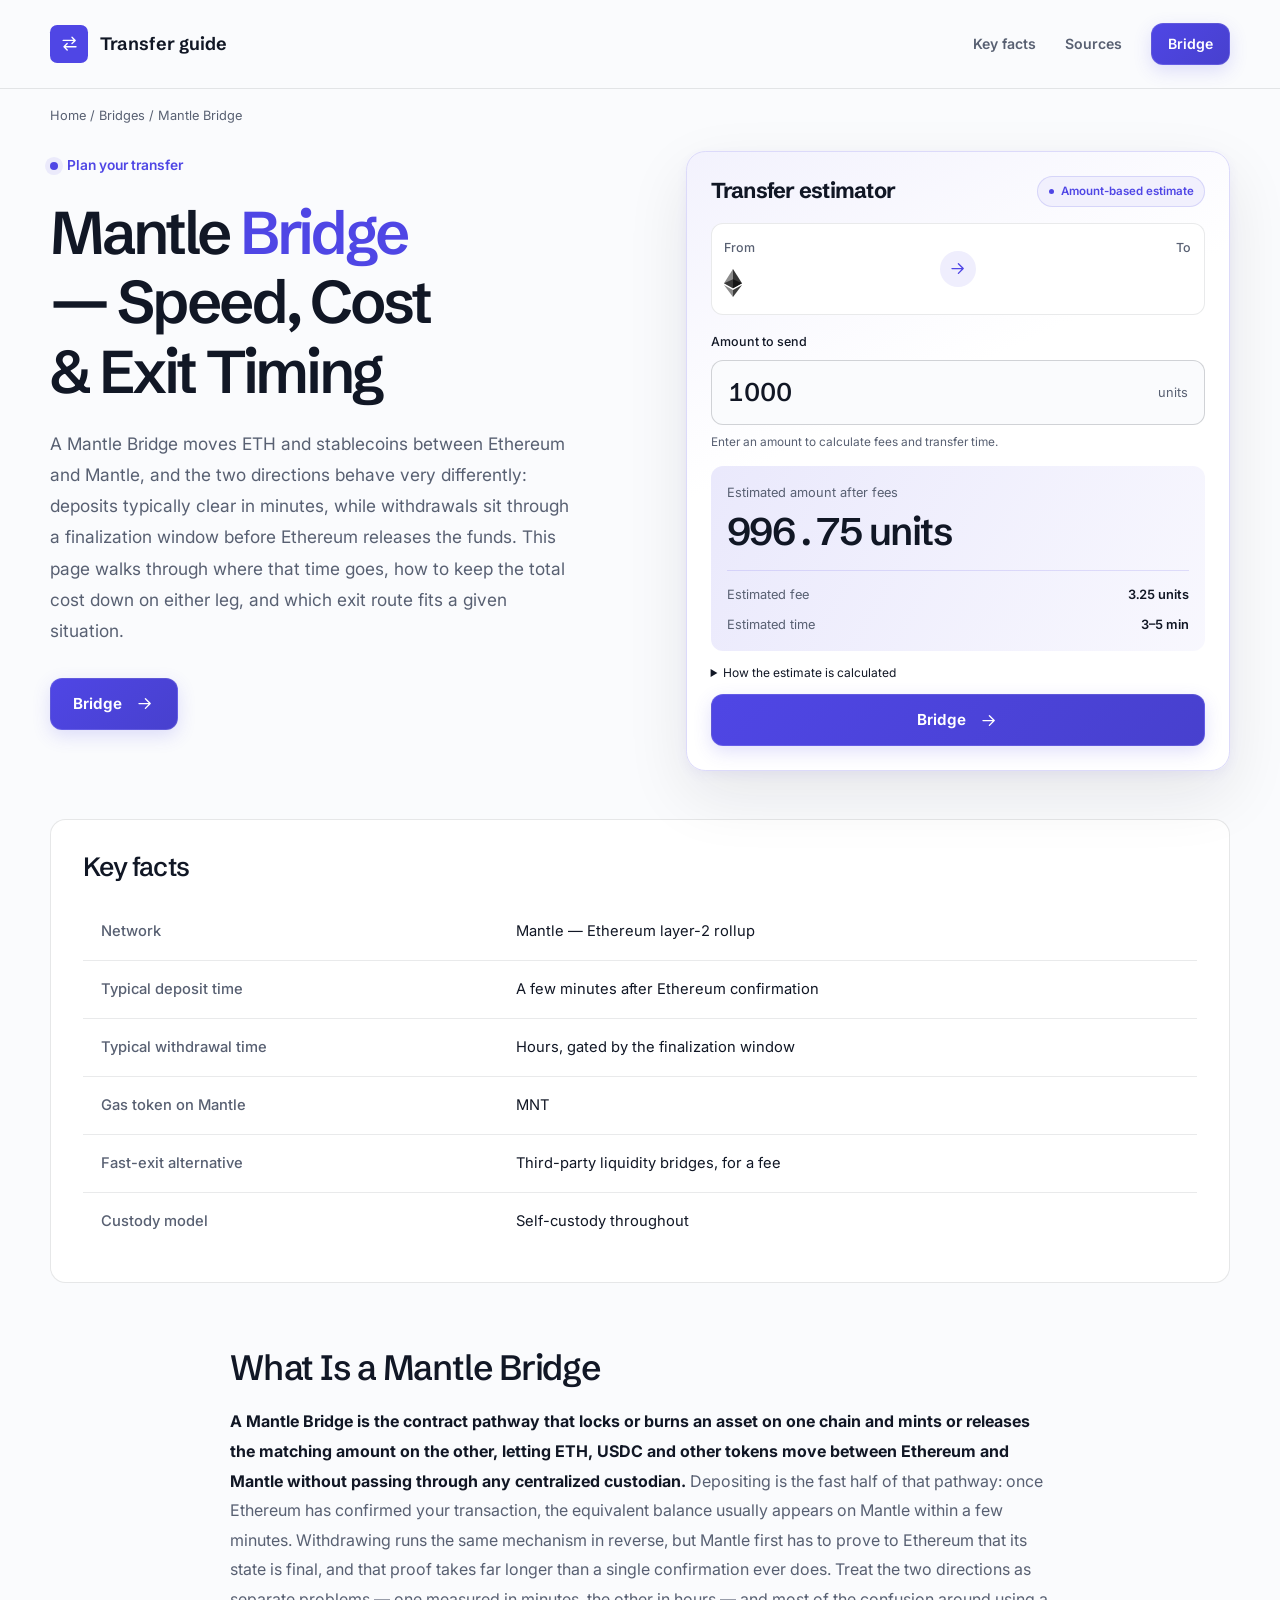
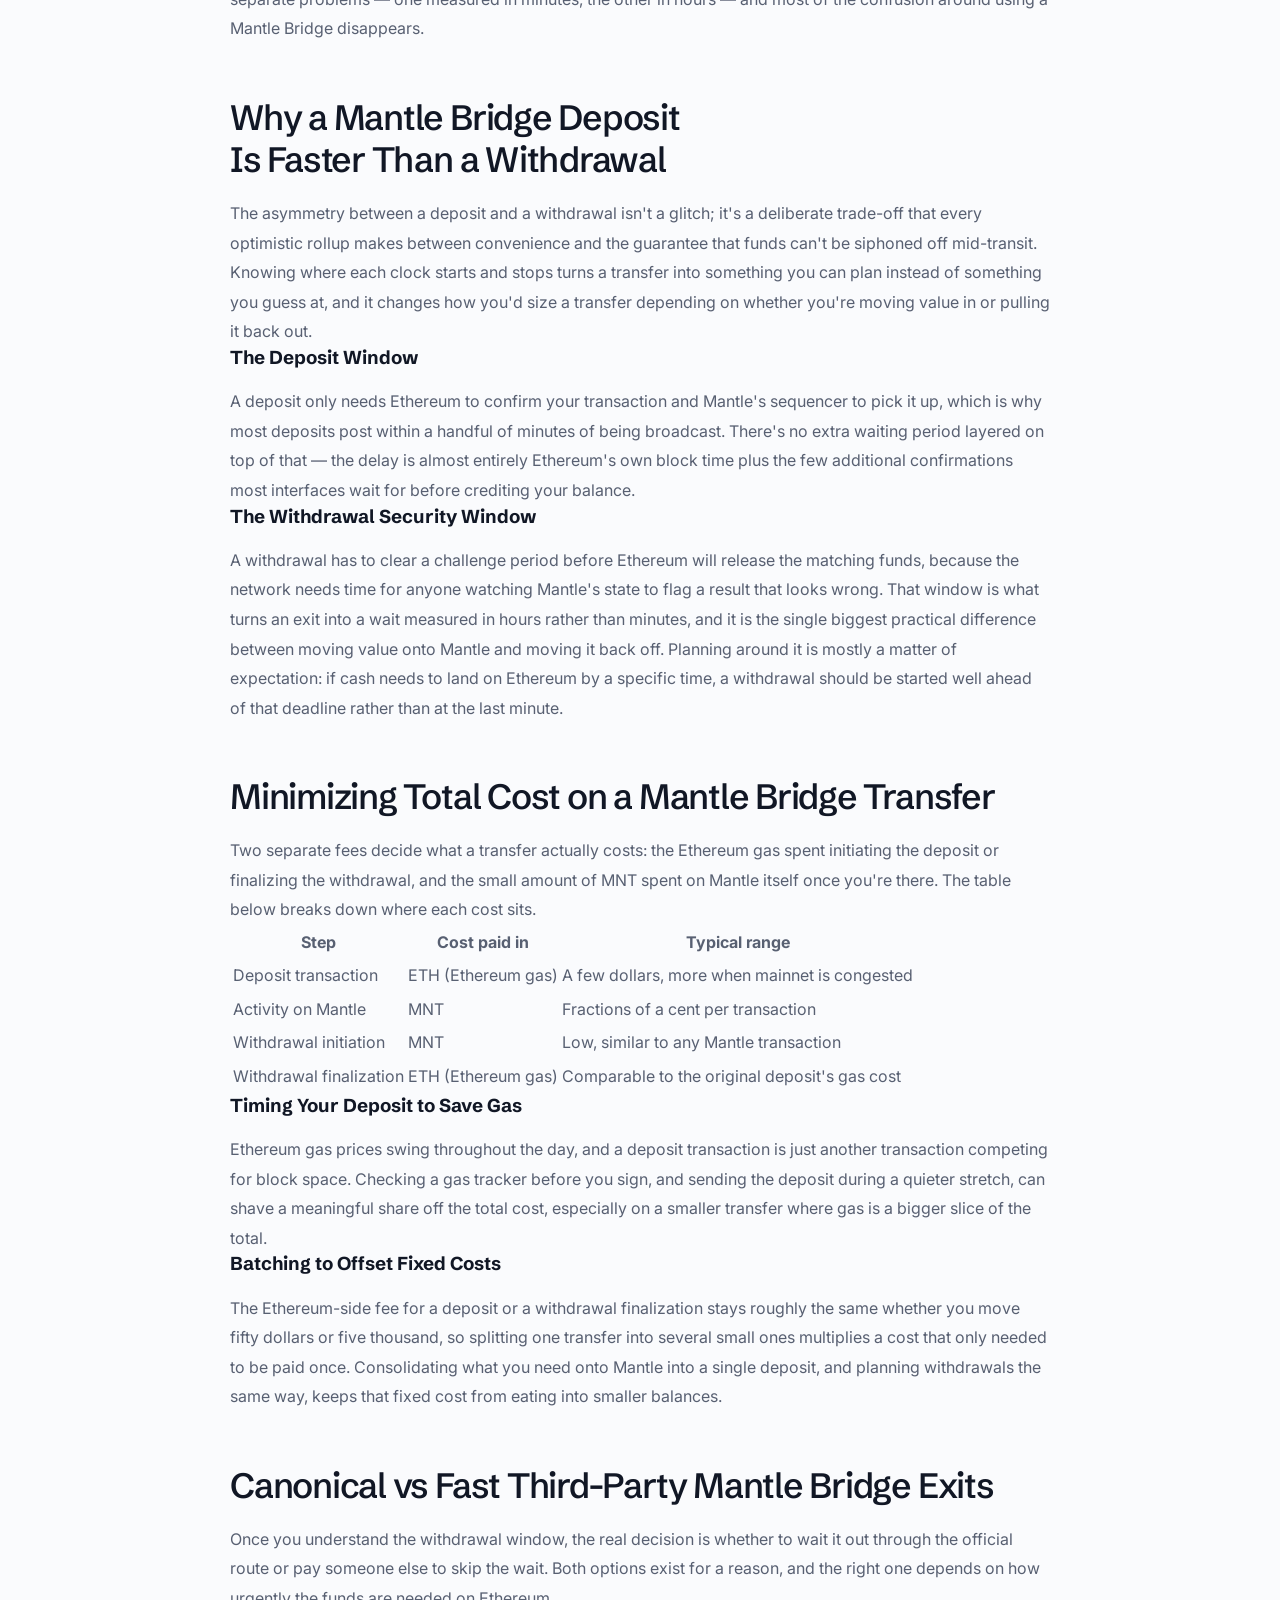
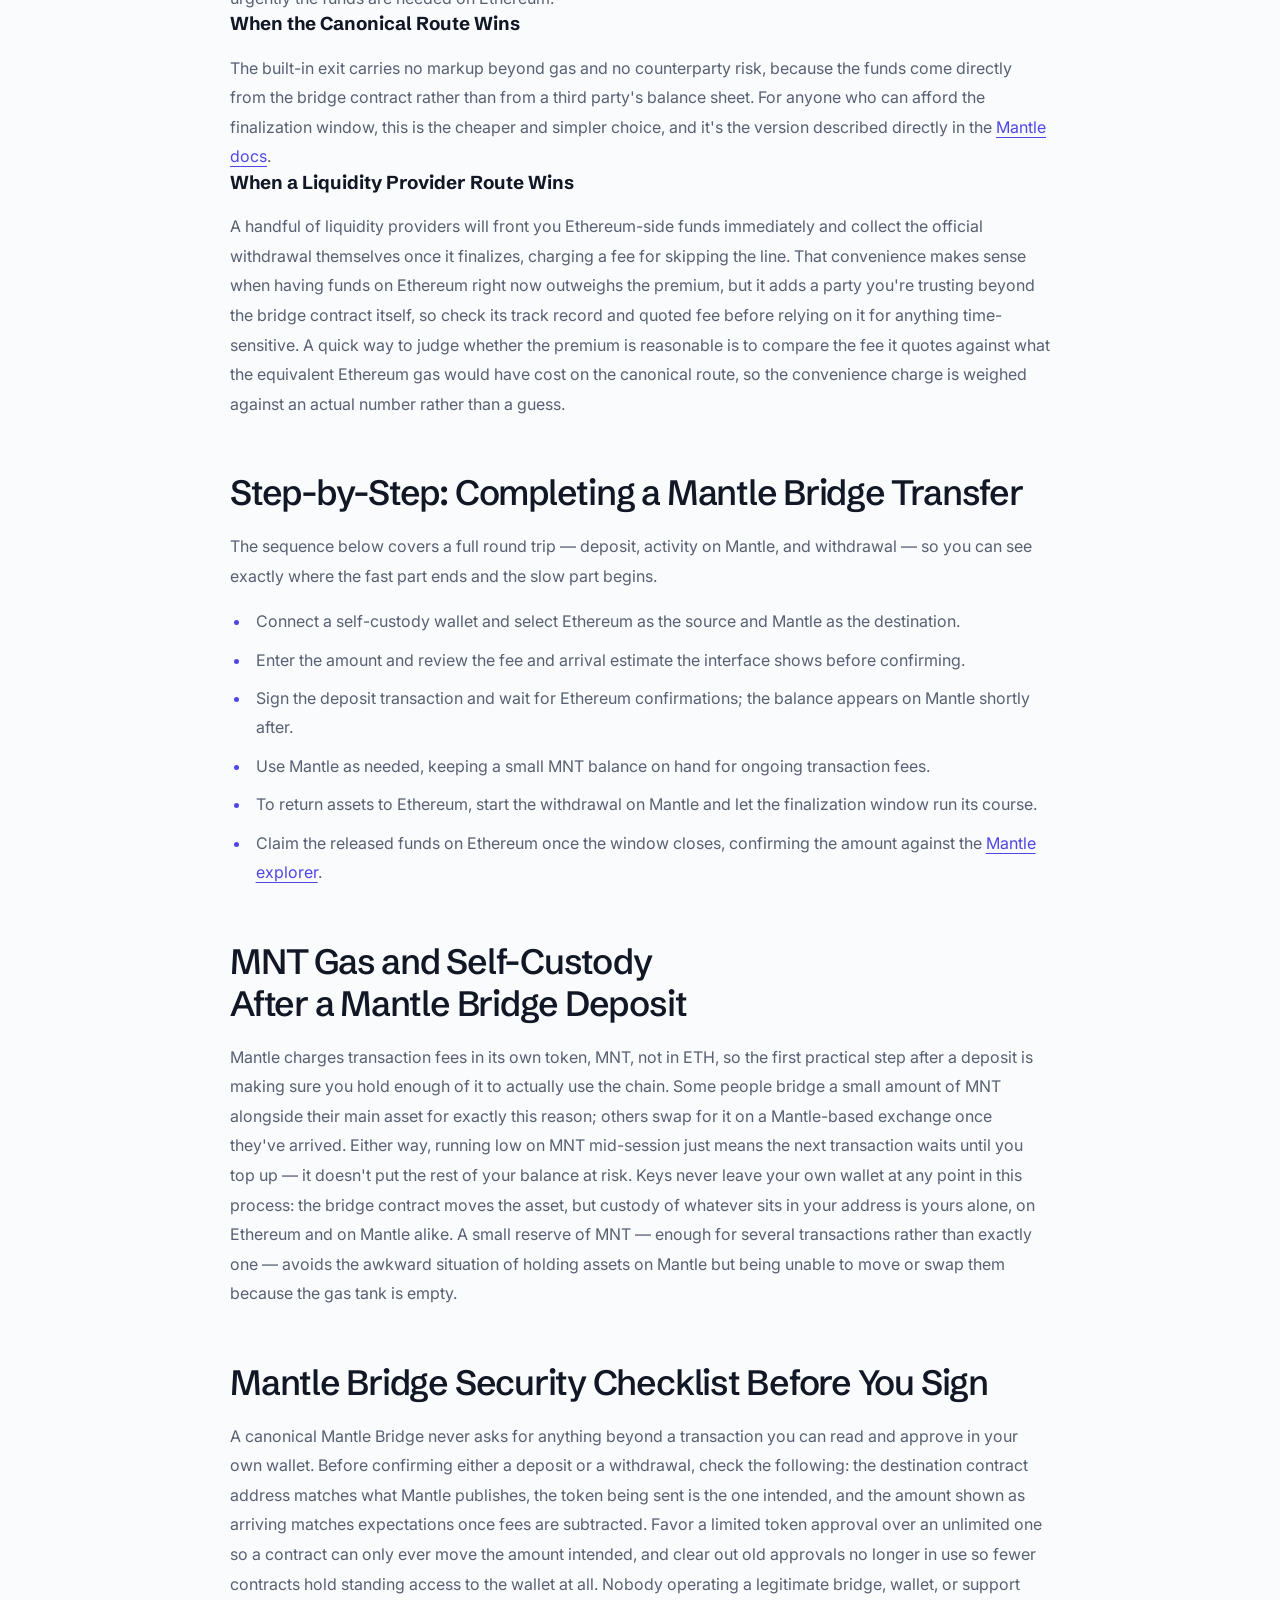
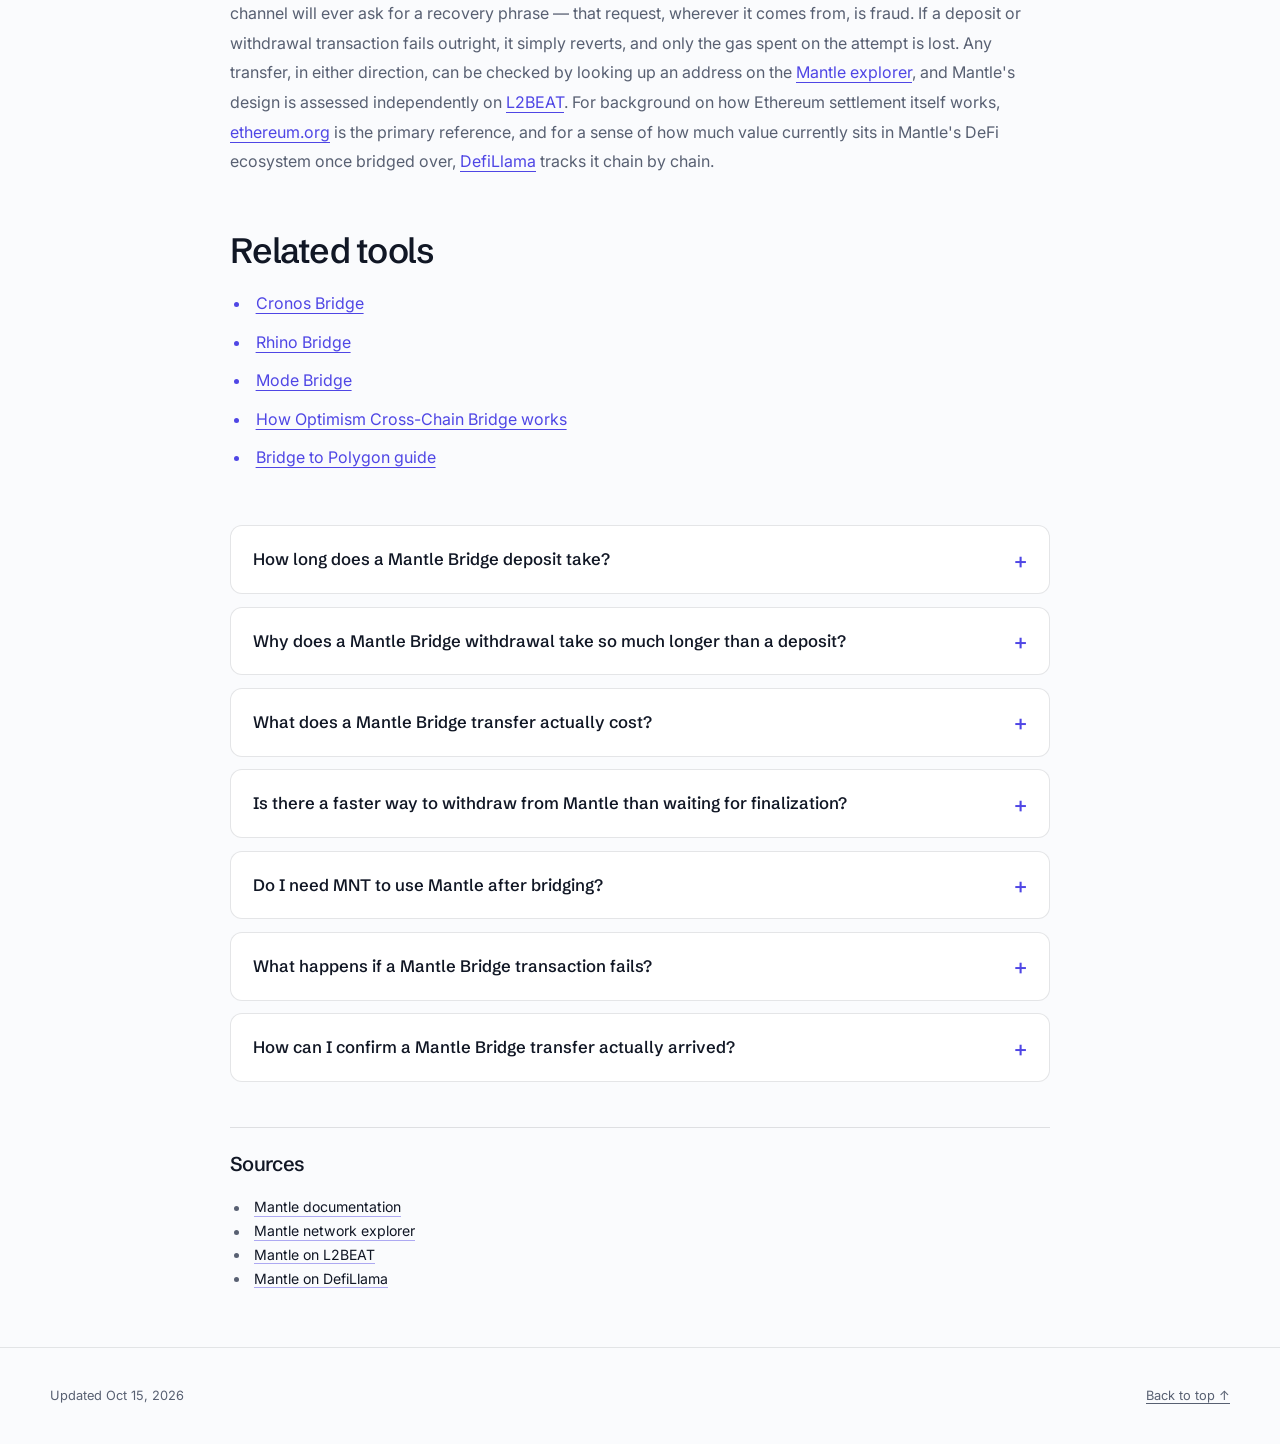
<file: index.html>
<!doctype html>
<html lang="en">
<head>
  <meta charset="utf-8">
  <meta name="viewport" content="width=device-width, initial-scale=1">
  <title>Mantle Bridge — Deposit Speed, Fees & Withdrawal Timing</title>
  <meta name="description" content="A practical look at Mantle Bridge timing and cost: how fast deposits clear, why withdrawals wait out a finalization window, how to minimize gas, and when a canonical versus fast third-party exit route makes sense.">
  <link rel="canonical" href="https://mantlebridge.github.io/">
  <meta property="og:type" content="website">
  <meta property="og:title" content="Mantle Bridge: Speed, Cost & Exit Timing">
  <meta property="og:description" content="A practical look at Mantle Bridge timing and cost: how fast deposits clear, why withdrawals wait out a finalization window, how to minimize gas, and when a canonical versus fast third-party exit route makes sense.">
  <meta property="og:url" content="https://mantlebridge.github.io/">
  <meta property="og:image" content="https://mantlebridge.github.io/og.png">
  <meta name="twitter:card" content="summary_large_image">
  <meta name="twitter:title" content="Mantle Bridge: Speed, Cost & Exit Timing">
  <meta name="twitter:description" content="A practical look at Mantle Bridge timing and cost: how fast deposits clear, why withdrawals wait out a finalization window, how to minimize gas, and when a canonical versus fast third-party exit route makes sense.">
  <meta name="twitter:image" content="https://mantlebridge.github.io/og.png">
<link rel="preconnect" href="https://fonts.googleapis.com"><link rel="preconnect" href="https://fonts.gstatic.com" crossorigin><link rel="stylesheet" href="https://fonts.googleapis.com/css2?family=Inter:wght@400;500;600;700&family=Schibsted+Grotesk:wght@500;600;700&display=swap">
<script type="application/ld+json">{"@context": "https://schema.org", "@graph": [{"@type": "WebSite", "@id": "https://mantlebridge.github.io/#website", "url": "https://mantlebridge.github.io/", "name": "Mantle Bridge — Deposit Speed, Fees & Withdrawal Timing"}, {"@type": "WebPage", "@id": "https://mantlebridge.github.io/#webpage", "url": "https://mantlebridge.github.io/", "name": "Mantle Bridge — Deposit Speed, Fees & Withdrawal Timing", "isPartOf": {"@id": "https://mantlebridge.github.io/#website"}, "description": "A practical look at Mantle Bridge timing and cost: how fast deposits clear, why withdrawals wait out a finalization window, how to minimize gas, and when a canonical versus fast third-party exit route makes sense.", "datePublished": "2026-10-15", "dateModified": "2026-10-15"}, {"@type": "SoftwareApplication", "name": "Mantle Bridge", "applicationCategory": "FinanceApplication", "operatingSystem": "Web", "offers": {"@type": "Offer", "price": "0", "priceCurrency": "USD"}}, {"@type": "BreadcrumbList", "itemListElement": [{"@type": "ListItem", "position": 1, "name": "Home", "item": "https://mantlebridge.github.io/"}, {"@type": "ListItem", "position": 2, "name": "Bridges"}, {"@type": "ListItem", "position": 3, "name": "Mantle Bridge"}]}, {"@type": "FAQPage", "mainEntity": [{"@type": "Question", "name": "How long does a Mantle Bridge deposit take?", "acceptedAnswer": {"@type": "Answer", "text": "Usually just a few minutes. Once Ethereum confirms the deposit transaction, Mantle's sequencer picks it up and the matching balance appears in the destination wallet shortly after."}}, {"@type": "Question", "name": "Why does a Mantle Bridge withdrawal take so much longer than a deposit?", "acceptedAnswer": {"@type": "Answer", "text": "A withdrawal has to clear a finalization window before Ethereum releases the funds, giving the network time to catch any dispute over Mantle's reported state. Deposits skip that step entirely, which is why the two directions feel so different."}}, {"@type": "Question", "name": "What does a Mantle Bridge transfer actually cost?", "acceptedAnswer": {"@type": "Answer", "text": "A deposit costs Ethereum gas to initiate; a withdrawal costs a small amount of MNT to start plus Ethereum gas to finalize. Activity on Mantle itself, once funds have arrived, costs only a fraction of a cent in MNT per transaction."}}, {"@type": "Question", "name": "Is there a faster way to withdraw from Mantle than waiting for finalization?", "acceptedAnswer": {"@type": "Answer", "text": "Yes. Some liquidity providers will front the Ethereum-side funds immediately and collect the official withdrawal themselves once it finalizes, charging a fee for that convenience. It's worth it when speed matters more than the premium, but it adds a party beyond the bridge contract itself."}}, {"@type": "Question", "name": "Do I need MNT to use Mantle after bridging?", "acceptedAnswer": {"@type": "Answer", "text": "Yes. Gas on Mantle is paid in MNT rather than ETH, so it's worth holding a small balance before doing anything else on the network, either by bridging a little MNT directly or swapping for it once you've arrived."}}, {"@type": "Question", "name": "What happens if a Mantle Bridge transaction fails?", "acceptedAnswer": {"@type": "Answer", "text": "A failed transaction simply reverts. The asset being moved is untouched, and the only cost is the gas already spent attempting the transaction — nothing is credited on the other side until a transfer actually goes through."}}, {"@type": "Question", "name": "How can I confirm a Mantle Bridge transfer actually arrived?", "acceptedAnswer": {"@type": "Answer", "text": "Look up the receiving address on the Mantle network explorer. It shows the exact amount credited, which is the figure to check against what the bridge interface quoted before signing."}}]}]}</script>
  <style>
    :root{--bg:#FAFBFD;--surface:#FFFFFF;--text:#111725;--muted:#586072;--accent:#4F46E5;--accent-ink:#FFFFFF;--radius:12px;--display:"Schibsted Grotesk";--body:"Inter"}
    * { box-sizing: border-box; }
    html { scroll-behavior: smooth; scroll-padding-top: 2rem; }
    body { margin: 0; background: var(--bg); color: var(--text); font: 400 1rem/1.7 var(--body); -webkit-font-smoothing: antialiased; }
    a { color: var(--accent); text-underline-offset: .22em; }
    a:hover { text-decoration-thickness: .12em; }
    :focus-visible { outline: 3px solid var(--accent); outline-offset: 5px; }
    ::selection { background: var(--accent); color: var(--accent-ink); }
    h1, h2, h3, h4, h5, h6 { font-family: var(--display); line-height: 1.15; text-wrap: balance; }
    p, h1, h2, h3 { margin-top: 0; }
    img, svg { max-width: 100%; vertical-align: middle; }
    .caac913 { width: min(1180px, calc(100% - 3rem)); margin-inline: auto; }
    .c1f41d4 { position: absolute; z-index: 5; top: .5rem; left: 1rem; padding: .7rem 1rem; background: var(--surface); transform: translateY(-180%); border-radius: var(--radius); }
    .c1f41d4:focus { transform: translateY(0); }
    .cbdb8e4 { border-bottom: 1px solid color-mix(in srgb,var(--text) 10%,transparent); }
    .cedda30 { min-height: 88px; display: flex; align-items: center; justify-content: space-between; gap: 1.5rem; }
    .c115590 { display: inline-flex; align-items: center; gap: .7rem; color: var(--text); font: 650 1.12rem/1.2 var(--display); text-decoration: none; }
    .ce25849 { display: grid; place-items: center; width: 2.4rem; height: 2.4rem; border-radius: calc(var(--radius) * .6); background: var(--accent); color: var(--accent-ink); }
    .c63408f { width: 1.2rem; height: 1.2rem; fill: none; stroke: var(--accent-ink); stroke-width: 1.7; stroke-linecap: round; stroke-linejoin: round; flex: 0 0 auto; }
    .cbfabc6 { display: flex; align-items: center; gap: 1.8rem; }
    .cbfabc6 > a { font-size: .88rem; font-weight: 600; text-decoration: none; }
    .cbfabc6 > a:not(.cbe808c) { color: var(--muted); }
    .cbe808c { display: inline-flex; align-items: center; justify-content: center; gap: .8rem; min-height: 52px; padding: .85rem 1.4rem; border: 1px solid color-mix(in srgb,var(--accent-ink) 12%,transparent); border-radius: var(--radius); background: linear-gradient(135deg,var(--accent),color-mix(in srgb,var(--accent) 88%,var(--text))); color: var(--accent-ink); font: 650 .95rem/1.3 var(--body); text-decoration: none; box-shadow: 0 6px 18px color-mix(in srgb,var(--accent) 17%,transparent); transition: transform .18s ease, box-shadow .18s ease; }
    .cbe808c:hover { transform: translateY(-2px); box-shadow: 0 9px 24px color-mix(in srgb,var(--accent) 25%,transparent); }
    .cedda30 .cbe808c { min-height: 42px; padding: .65rem 1rem; }
    .c78ce93 { padding-block: 1rem 0; color: var(--muted); font-size: .8rem; overflow-wrap: anywhere; }
    .c717050 { color: var(--muted); }
    .c717050 a, a.c717050 { color: var(--muted); text-decoration: none; }
    .c717050 a:hover, a.c717050:hover { color: var(--accent); text-decoration: underline; }
    .c717050 ol, .c717050 ul { display: flex; flex-wrap: wrap; gap: .5rem 1rem; padding: 0; margin: 0; list-style: none; }
    .ca701a6 { display: grid; grid-template-columns: minmax(0,1.05fr) minmax(0,1fr); gap: clamp(2rem,5vw,4.5rem); align-items: start; padding-block: 1.5rem 3rem; }
    .c85e058 { display: inline-flex; align-items: center; gap: .55rem; margin-bottom: 1.3rem; color: var(--accent); font-size: .86rem; font-weight: 600; }
    .c85e058::before { content: ""; width: .5rem; height: .5rem; border-radius: 50%; background: var(--accent); box-shadow: 0 0 0 5px color-mix(in srgb,var(--accent) 9%,transparent); }
    h1 { margin-bottom: 1.4rem; font-size: clamp(2.5rem,4.7vw,4.35rem); font-weight: 600; letter-spacing: -.055em; overflow-wrap: anywhere; }
    h1 em { color: var(--accent); font-style: normal; }
    .c32b1e1 { max-width: 48ch; margin-bottom: 2rem; color: var(--muted); font-size: 1.08rem; line-height: 1.8; }
    .c9680ed { position: relative; min-width: 0; padding: clamp(1.1rem,2.4vw,1.5rem); border: 1px solid color-mix(in srgb,var(--accent) 20%,var(--surface)); border-radius: calc(var(--radius) * 1.6); background: linear-gradient(155deg,color-mix(in srgb,var(--accent) 7%,var(--surface)),var(--surface) 40%); box-shadow: 0 24px 64px color-mix(in srgb,var(--text) 9%,transparent),0 4px 12px color-mix(in srgb,var(--accent) 6%,transparent); }
    .c06d56d { display: flex; flex-wrap: wrap; align-items: center; justify-content: space-between; gap: .7rem; margin-bottom: 1rem; }
    .c06d56d h2 { margin: 0; font-size: 1.35rem; letter-spacing: -.035em; }
    .c45a1e6 { display: inline-flex; align-items: center; gap: .4rem; padding: .3rem .65rem; border: 1px solid color-mix(in srgb,var(--accent) 16%,transparent); border-radius: 999px; background: color-mix(in srgb,var(--accent) 8%,var(--surface)); color: var(--accent); font-size: .72rem; font-weight: 600; }
    .c45a1e6::before { content: ""; width: .35rem; height: .35rem; border-radius: 50%; background: var(--accent); }
    .c12e927 { display: grid; grid-template-columns: minmax(0,1fr) auto minmax(0,1fr); align-items: center; gap: .8rem; padding: .8rem; margin-bottom: 1rem; border: 1px solid color-mix(in srgb,var(--text) 9%,transparent); border-radius: var(--radius); background: var(--surface); }
    .cb45f51 { min-width: 0; display: flex; flex-direction: column; align-items: flex-start; gap: .45rem; }
    .cb45f51:last-child { align-items: flex-end; }
    .c200518, .ceb2207 { color: var(--muted); font-size: .78rem; font-weight: 500; }
    .c34474e { display: flex; align-items: center; min-height: 36px; max-width: 100%; overflow-wrap: anywhere; font: 600 1rem/1.3 var(--display); }
    .c34474e img, .c34474e svg { max-height: 36px; width: auto; max-width: 100%; object-fit: contain; }
    .c84c2a9 { display: grid; place-items: center; width: 2.25rem; height: 2.25rem; border-radius: 50%; background: color-mix(in srgb,var(--accent) 9%,var(--surface)); }
    .c84c2a9 .c63408f { stroke: var(--accent); }
    .ceb2207 { display: block; margin-bottom: .5rem; color: var(--text); }
    .cc41f7c { display: flex; align-items: center; gap: .75rem; padding: .8rem 1rem; border: 1px solid color-mix(in srgb,var(--text) 18%,transparent); border-radius: var(--radius); background: var(--bg); transition: border-color .18s ease; }
    .cc41f7c:focus-within { border-color: var(--accent); box-shadow: 0 0 0 3px color-mix(in srgb,var(--accent) 12%,transparent); }
    .cc41f7c input { width: 100%; min-width: 0; padding: .2rem 0; border: 0; background: var(--bg); color: var(--text); font: 550 1.6rem/1.2 var(--display); font-variant-numeric: tabular-nums; }
    .cc41f7c input:focus { outline: 0; }
    .c24fda3 { color: var(--muted); font-size: .8rem; }
    .cdae3d8 { margin: .45rem 0 .85rem; color: var(--muted); font-size: .74rem; }
    .c4b62a6 { margin: .5rem 0; color: var(--text); font-size: .8rem; font-weight: 600; }
    [hidden] { display: none !important; }
    .ce43db1 { padding: 1rem; border-radius: var(--radius); background: linear-gradient(120deg,color-mix(in srgb,var(--accent) 12%,var(--surface)),color-mix(in srgb,var(--accent) 4%,var(--surface))); }
    .c3d4fc2 { margin-bottom: .25rem; color: var(--muted); font-size: .8rem; }
    .cf521dc { display: block; color: var(--text); font: 600 clamp(1.7rem,3vw,2.5rem)/1.3 var(--display); letter-spacing: -.04em; font-variant-numeric: tabular-nums; overflow-wrap: anywhere; }
    .cf521dc small { color: var(--muted); font: 400 .8rem/1.4 var(--body); letter-spacing: 0; }
    .ce43db1 dl { display: grid; gap: .5rem; margin: .8rem 0 0; padding-top: .8rem; border-top: 1px solid color-mix(in srgb,var(--accent) 15%,transparent); font-size: .8rem; }
    .ce43db1 dl div { display: flex; flex-wrap: wrap; justify-content: space-between; gap: .25rem 1rem; }
    .ce43db1 dt { color: var(--muted); }
    .ce43db1 dd { margin: 0; font-weight: 600; font-variant-numeric: tabular-nums; }
    .c25f042 { margin-block: .7rem; color: var(--muted); font-size: .75rem; }
    .c25f042 summary { width: fit-content; color: var(--text); cursor: pointer; }
    .c25f042 p { margin: .65rem 0 0; }
    .c9680ed > .cbe808c { width: 100%; }
    .ca8713c { padding: 2rem; border: 1px solid color-mix(in srgb,var(--text) 10%,transparent); border-radius: calc(var(--radius) * 1.3); background: var(--surface); }
    .c69986c { margin-bottom: 1.3rem; font-size: 1.65rem; font-weight: 550; letter-spacing: -.035em; }
    .cb3c0d5 { max-width: 100%; overflow-x: auto; }
    .cfddd59 { width: 100%; border-collapse: collapse; text-align: left; font-size: .92rem; }
    .cfddd59 caption { padding-bottom: 1rem; text-align: left; color: var(--muted); }
    .cfddd59 th, .cfddd59 td { padding: 1rem 1.1rem; border-bottom: 1px solid color-mix(in srgb,var(--text) 9%,transparent); vertical-align: top; overflow-wrap: anywhere; }
    .cfddd59 th { color: var(--muted); font-weight: 500; }
    .cfddd59 thead { background: color-mix(in srgb,var(--accent) 5%,var(--surface)); }
    .cfddd59 tbody tr:last-child > * { border-bottom: 0; }
    .c4139a8 { max-width: 820px; padding-block: 4rem 2rem; }
    .c2de5a8 { margin-bottom: 3.3rem; }
    .c0be5ea { margin: 0 0 1.1rem; font: 550 clamp(1.6rem,3vw,2.2rem)/1.2 var(--display); letter-spacing: -.035em; }
    .cb198ff { color: var(--muted); line-height: 1.85; overflow-wrap: anywhere; }
    .cb198ff p { margin-bottom: 1.2rem; }
    .cb198ff strong, .cb198ff h3, .cb198ff h4 { color: var(--text); }
    .cb198ff ul, .cb198ff ol { padding-left: 1.3rem; }
    .cb198ff li { padding-left: .3rem; margin-block: .55rem; }
    .cb198ff li::marker { color: var(--accent); }
    .cb198ff blockquote { margin: 1.5rem 0; padding: 1rem 1.4rem; border-left: 3px solid var(--accent); border-radius: 0 var(--radius) var(--radius) 0; background: var(--surface); color: var(--text); }
    .cb198ff img { height: auto; border-radius: var(--radius); }
    .cb198ff pre { overflow-x: auto; padding: 1rem; border-radius: var(--radius); background: var(--surface); }
    .cb198ff code, .cb198ff pre { font-family: var(--body); }
    .c49e895 { margin-block: .8rem; border: 1px solid color-mix(in srgb,var(--text) 11%,transparent); border-radius: var(--radius); background: var(--surface); overflow: hidden; }
    .c55bfb0 { position: relative; padding: 1.3rem 3.5rem 1.3rem 1.4rem; list-style: none; cursor: pointer; color: var(--text); font: 550 1.04rem/1.5 var(--display); }
    .c55bfb0::-webkit-details-marker { display: none; }
    .c55bfb0::after { content: "+"; position: absolute; right: 1.4rem; top: 1.2rem; color: var(--accent); font-size: 1.3rem; }
    details[open] > .c55bfb0::after { content: "−"; }
    .c49e895[open] { border-color: color-mix(in srgb,var(--accent) 35%,var(--surface)); }
    .c55bfb0:focus-visible { outline-offset: -5px; }
    .c4fb883 { padding: 0 1.4rem 1.4rem; color: var(--muted); overflow-wrap: anywhere; }
    .c4fb883 > :last-child { margin-bottom: 0; }
    .c40054e { max-width: 820px; padding-block: 1.5rem 3.5rem; border-top: 1px solid color-mix(in srgb,var(--text) 12%,transparent); }
    .c40054e .c69986c { font-size: 1.25rem; }
    .cd46379 { margin: 0; padding-left: 1.25rem; color: var(--muted); font-size: .88rem; }
    .ccfc543 { padding-block: .4rem; padding-left: .25rem; overflow-wrap: anywhere; }
    .ccfc543 a, a.ccfc543 { color: var(--text); text-decoration-color: color-mix(in srgb,var(--accent) 45%,transparent); }
    .ccfc543 a:hover, a.ccfc543:hover { color: var(--accent); }
    .c67f5b4 { border-top: 1px solid color-mix(in srgb,var(--text) 10%,transparent); }
    .c2677cc { display: flex; align-items: center; justify-content: space-between; flex-wrap: wrap; gap: 1rem; min-height: 96px; padding-block: 1.5rem; color: var(--muted); font-size: .8rem; }
    .c2677cc p { margin: 0; }
    .c2677cc a { color: var(--muted); }
    @media (max-width: 850px) { .ca701a6 { grid-template-columns: minmax(0,1fr); gap: 2.5rem; padding-block: 2.5rem 3.5rem; } .c61b00d { max-width: 650px; } .c9680ed { width: 100%; max-width: 600px; justify-self: center; } h1 { font-size: clamp(2.5rem,7vw,4rem); } .c32b1e1 { max-width: 60ch; } }
    @media (max-width: 540px) { .caac913 { width: calc(100% - 2rem); } .cedda30 { min-height: 76px; gap: .7rem; } .c115590 { font-size: .95rem; gap: .45rem; } .ce25849 { width: 2rem; height: 2rem; } .cbfabc6 { gap: .6rem; } .cbfabc6 > a:not(.cbe808c) { display: none; } .cedda30 .cbe808c { padding-inline: .85rem; font-size: .8rem; } .ca8713c { padding: 1.25rem; } .cfddd59 th, .cfddd59 td { padding: .8rem .55rem; } .c61b00d > .cbe808c { width: 100%; } .c4139a8 { padding-top: 2.8rem; } .c2677cc { align-items: flex-start; flex-direction: column; } }
    @media (prefers-reduced-motion: reduce) { html { scroll-behavior: auto; } .cbe808c, .cc41f7c { transition: none; } .cbe808c:hover { transform: none; } }
  </style>
</head>
<body>
  <a class="c1f41d4" href="#content">Skip to content</a>
  <header class="cbdb8e4">
    <nav class="cedda30 caac913" aria-label="Primary navigation">
      <a class="c115590" href="#top" aria-label="Transfer guide, top of page">
        <span class="ce25849" aria-hidden="true"><svg class="c63408f" viewBox="0 0 24 24"><path d="M4 8h15m-4-4 4 4-4 4M20 16H5m4-4-4 4 4 4"/></svg></span>
        Transfer guide
      </a>
      <div class="cbfabc6">
        <a href="#facts">Key facts</a>
        <a href="#sources">Sources</a>
        <a class="cbe808c" href="dashboard/">Bridge</a>
      </div>
    </nav>
  </header>
  <div class="caac913" id="top">
    <div class="c78ce93"><nav class="c717050" aria-label="Breadcrumb"><a href="dashboard/">Home</a> <span>/</span> <span>Bridges</span> <span>/</span> <span>Mantle Bridge</span></nav></div>
    <section class="ca701a6" aria-labelledby="hero-title">
      <div class="c61b00d">
        <p class="c85e058">Plan your transfer</p>
        <h1 id="hero-title">Mantle <em>Bridge</em> — Speed, Cost & Exit Timing</h1>
        <p class="c32b1e1">A Mantle Bridge moves ETH and stablecoins between Ethereum and Mantle, and the two directions behave very differently: deposits typically clear in minutes, while withdrawals sit through a finalization window before Ethereum releases the funds. This page walks through where that time goes, how to keep the total cost down on either leg, and which exit route fits a given situation.</p>
        <a class="cbe808c" href="dashboard/">Bridge <svg class="c63408f" viewBox="0 0 24 24" aria-hidden="true"><path d="M5 12h14m-6-6 6 6-6 6"/></svg></a>
      </div>
      <aside class="c9680ed" aria-labelledby="widget-title">
        <div class="c06d56d">
          <h2 id="widget-title">Transfer estimator</h2>
          <span class="c45a1e6">Amount-based estimate</span>
        </div>
        <div class="c12e927" aria-label="Transfer route">
          <div class="cb45f51"><span class="c200518">From</span><div class="c34474e"><img src="assets/tokens/eth.svg" alt="Ethereum" width="28" height="28"></div></div>
          <span class="c84c2a9" aria-hidden="true"><svg class="c63408f" viewBox="0 0 24 24"><path d="M5 12h14m-6-6 6 6-6 6"/></svg></span>
          <div class="cb45f51"><span class="c200518">To</span><div class="c34474e"></div></div>
        </div>
        <label class="ceb2207" for="amount">Amount to send</label>
        <div class="cc41f7c">
          <input id="amount" type="number" inputmode="decimal" min="0.01" max="1000000000000" step="0.01" value="1000" required aria-describedby="amount-help amount-error">
          <span class="c24fda3">units</span>
        </div>
        <p class="cdae3d8" id="amount-help">Enter an amount to calculate fees and transfer time.</p>
        <p class="c4b62a6" id="amount-error" hidden></p>
        <div class="ce43db1" role="status" aria-live="polite" aria-atomic="true">
          <div class="c3d4fc2">Estimated amount after fees</div>
          <output class="cf521dc" id="result" for="amount">—</output>
          <dl>
            <div><dt>Estimated fee</dt><dd id="fee">—</dd></div>
            <div><dt>Estimated time</dt><dd id="duration">—</dd></div>
          </dl>
        </div>
        <details class="c25f042">
          <summary>How the estimate is calculated</summary>
          <p>Fee = 0.25 units + 0.3% of the amount, rounded to two decimal places and capped at the amount sent. The remaining amount uses the same units, at a 1:1 conversion. Time starts at 2 minutes, adds 1 minute per 2,500 units or part thereof, and is capped at 12 minutes. The displayed range adds 2 minutes to that estimate.</p>
        </details>
        <noscript><p class="cdae3d8">Enable JavaScript to calculate the estimate.</p></noscript>
        <a class="cbe808c" href="dashboard/">Bridge <svg class="c63408f" viewBox="0 0 24 24" aria-hidden="true"><path d="M5 12h14m-6-6 6 6-6 6"/></svg></a>
      </aside>
    </section>
    <section class="ca8713c" id="facts" aria-labelledby="facts-title">
      <h2 class="c69986c" id="facts-title">Key facts</h2>
      <div class="cb3c0d5"><table class="cfddd59"><tbody><tr><th scope="row">Network</th><td>Mantle — Ethereum layer-2 rollup</td></tr>
<tr><th scope="row">Typical deposit time</th><td>A few minutes after Ethereum confirmation</td></tr>
<tr><th scope="row">Typical withdrawal time</th><td>Hours, gated by the finalization window</td></tr>
<tr><th scope="row">Gas token on Mantle</th><td>MNT</td></tr>
<tr><th scope="row">Fast-exit alternative</th><td>Third-party liquidity bridges, for a fee</td></tr>
<tr><th scope="row">Custody model</th><td>Self-custody throughout</td></tr></tbody></table></div>
    </section>
  </div>
  <main class="c4139a8 caac913" id="content">
    <section class="c2de5a8"><h2 class="c0be5ea">What Is a Mantle Bridge</h2><div class="cb198ff"><strong>A Mantle Bridge is the contract pathway that locks or burns an asset on one chain and mints or releases the matching amount on the other, letting ETH, USDC and other tokens move between Ethereum and Mantle without passing through any centralized custodian.</strong> Depositing is the fast half of that pathway: once Ethereum has confirmed your transaction, the equivalent balance usually appears on Mantle within a few minutes. Withdrawing runs the same mechanism in reverse, but Mantle first has to prove to Ethereum that its state is final, and that proof takes far longer than a single confirmation ever does. Treat the two directions as separate problems — one measured in minutes, the other in hours — and most of the confusion around using a Mantle Bridge disappears.</div></section>
<section class="c2de5a8"><h2 class="c0be5ea">Why a Mantle Bridge Deposit Is Faster Than a Withdrawal</h2><div class="cb198ff">The asymmetry between a deposit and a withdrawal isn't a glitch; it's a deliberate trade-off that every optimistic rollup makes between convenience and the guarantee that funds can't be siphoned off mid-transit. Knowing where each clock starts and stops turns a transfer into something you can plan instead of something you guess at, and it changes how you'd size a transfer depending on whether you're moving value in or pulling it back out.<h3>The Deposit Window</h3>A deposit only needs Ethereum to confirm your transaction and Mantle's sequencer to pick it up, which is why most deposits post within a handful of minutes of being broadcast. There's no extra waiting period layered on top of that — the delay is almost entirely Ethereum's own block time plus the few additional confirmations most interfaces wait for before crediting your balance.<h3>The Withdrawal Security Window</h3>A withdrawal has to clear a challenge period before Ethereum will release the matching funds, because the network needs time for anyone watching Mantle's state to flag a result that looks wrong. That window is what turns an exit into a wait measured in hours rather than minutes, and it is the single biggest practical difference between moving value onto Mantle and moving it back off. Planning around it is mostly a matter of expectation: if cash needs to land on Ethereum by a specific time, a withdrawal should be started well ahead of that deadline rather than at the last minute.</div></section>
<section class="c2de5a8"><h2 class="c0be5ea">Minimizing Total Cost on a Mantle Bridge Transfer</h2><div class="cb198ff">Two separate fees decide what a transfer actually costs: the Ethereum gas spent initiating the deposit or finalizing the withdrawal, and the small amount of MNT spent on Mantle itself once you're there. The table below breaks down where each cost sits.<table><thead><tr><th>Step</th><th>Cost paid in</th><th>Typical range</th></tr></thead><tbody><tr><td>Deposit transaction</td><td>ETH (Ethereum gas)</td><td>A few dollars, more when mainnet is congested</td></tr><tr><td>Activity on Mantle</td><td>MNT</td><td>Fractions of a cent per transaction</td></tr><tr><td>Withdrawal initiation</td><td>MNT</td><td>Low, similar to any Mantle transaction</td></tr><tr><td>Withdrawal finalization</td><td>ETH (Ethereum gas)</td><td>Comparable to the original deposit's gas cost</td></tr></tbody></table><h3>Timing Your Deposit to Save Gas</h3>Ethereum gas prices swing throughout the day, and a deposit transaction is just another transaction competing for block space. Checking a gas tracker before you sign, and sending the deposit during a quieter stretch, can shave a meaningful share off the total cost, especially on a smaller transfer where gas is a bigger slice of the total.<h3>Batching to Offset Fixed Costs</h3>The Ethereum-side fee for a deposit or a withdrawal finalization stays roughly the same whether you move fifty dollars or five thousand, so splitting one transfer into several small ones multiplies a cost that only needed to be paid once. Consolidating what you need onto Mantle into a single deposit, and planning withdrawals the same way, keeps that fixed cost from eating into smaller balances.</div></section>
<section class="c2de5a8"><h2 class="c0be5ea">Canonical vs Fast Third-Party Mantle Bridge Exits</h2><div class="cb198ff">Once you understand the withdrawal window, the real decision is whether to wait it out through the official route or pay someone else to skip the wait. Both options exist for a reason, and the right one depends on how urgently the funds are needed on Ethereum.<h3>When the Canonical Route Wins</h3>The built-in exit carries no markup beyond gas and no counterparty risk, because the funds come directly from the bridge contract rather than from a third party's balance sheet. For anyone who can afford the finalization window, this is the cheaper and simpler choice, and it's the version described directly in the <a href="https://docs.mantle.xyz/" rel="nofollow noopener" target="_blank">Mantle docs</a>.<h3>When a Liquidity Provider Route Wins</h3>A handful of liquidity providers will front you Ethereum-side funds immediately and collect the official withdrawal themselves once it finalizes, charging a fee for skipping the line. That convenience makes sense when having funds on Ethereum right now outweighs the premium, but it adds a party you're trusting beyond the bridge contract itself, so check its track record and quoted fee before relying on it for anything time-sensitive. A quick way to judge whether the premium is reasonable is to compare the fee it quotes against what the equivalent Ethereum gas would have cost on the canonical route, so the convenience charge is weighed against an actual number rather than a guess.</div></section>
<section class="c2de5a8"><h2 class="c0be5ea">Step-by-Step: Completing a Mantle Bridge Transfer</h2><div class="cb198ff">The sequence below covers a full round trip — deposit, activity on Mantle, and withdrawal — so you can see exactly where the fast part ends and the slow part begins.<ul><li>Connect a self-custody wallet and select Ethereum as the source and Mantle as the destination.</li><li>Enter the amount and review the fee and arrival estimate the interface shows before confirming.</li><li>Sign the deposit transaction and wait for Ethereum confirmations; the balance appears on Mantle shortly after.</li><li>Use Mantle as needed, keeping a small MNT balance on hand for ongoing transaction fees.</li><li>To return assets to Ethereum, start the withdrawal on Mantle and let the finalization window run its course.</li><li>Claim the released funds on Ethereum once the window closes, confirming the amount against the <a href="https://explorer.mantle.xyz/" rel="nofollow noopener" target="_blank">Mantle explorer</a>.</li></ul></div></section>
<section class="c2de5a8"><h2 class="c0be5ea">MNT Gas and Self-Custody After a Mantle Bridge Deposit</h2><div class="cb198ff">Mantle charges transaction fees in its own token, MNT, not in ETH, so the first practical step after a deposit is making sure you hold enough of it to actually use the chain. Some people bridge a small amount of MNT alongside their main asset for exactly this reason; others swap for it on a Mantle-based exchange once they've arrived. Either way, running low on MNT mid-session just means the next transaction waits until you top up — it doesn't put the rest of your balance at risk. Keys never leave your own wallet at any point in this process: the bridge contract moves the asset, but custody of whatever sits in your address is yours alone, on Ethereum and on Mantle alike. A small reserve of MNT — enough for several transactions rather than exactly one — avoids the awkward situation of holding assets on Mantle but being unable to move or swap them because the gas tank is empty.</div></section>
<section class="c2de5a8"><h2 class="c0be5ea">Mantle Bridge Security Checklist Before You Sign</h2><div class="cb198ff">A canonical Mantle Bridge never asks for anything beyond a transaction you can read and approve in your own wallet. Before confirming either a deposit or a withdrawal, check the following: the destination contract address matches what Mantle publishes, the token being sent is the one intended, and the amount shown as arriving matches expectations once fees are subtracted. Favor a limited token approval over an unlimited one so a contract can only ever move the amount intended, and clear out old approvals no longer in use so fewer contracts hold standing access to the wallet at all. Nobody operating a legitimate bridge, wallet, or support channel will ever ask for a recovery phrase — that request, wherever it comes from, is fraud. If a deposit or withdrawal transaction fails outright, it simply reverts, and only the gas spent on the attempt is lost. Any transfer, in either direction, can be checked by looking up an address on the <a href="https://explorer.mantle.xyz/" rel="nofollow noopener" target="_blank">Mantle explorer</a>, and Mantle's design is assessed independently on <a href="https://l2beat.com/scaling/projects/mantle" rel="nofollow noopener" target="_blank">L2BEAT</a>. For background on how Ethereum settlement itself works, <a href="https://ethereum.org/" rel="nofollow noopener" target="_blank">ethereum.org</a> is the primary reference, and for a sense of how much value currently sits in Mantle's DeFi ecosystem once bridged over, <a href="https://defillama.com/chain/Mantle" rel="nofollow noopener" target="_blank">DefiLlama</a> tracks it chain by chain.</div></section><section class="c2de5a8 c78f124" id="related"><h2 class="c0be5ea">Related tools</h2><div class="cb198ff"><ul><li><a href="https://cronos-bridge.github.io/">Cronos Bridge</a></li><li><a href="https://rhino-bridge-site.github.io/">Rhino Bridge</a></li><li><a href="https://mode-bridge.github.io/">Mode Bridge</a></li><li><a href="https://optimism-cross-chain-bridge.github.io/">How Optimism Cross-Chain Bridge works</a></li><li><a href="https://bridge-to-polygon.github.io/">Bridge to Polygon guide</a></li></ul></div></section>
    <details class="c49e895"><summary class="c55bfb0">How long does a Mantle Bridge deposit take?</summary><div class="c4fb883">Usually just a few minutes. Once Ethereum confirms the deposit transaction, Mantle's sequencer picks it up and the matching balance appears in the destination wallet shortly after.</div></details>
<details class="c49e895"><summary class="c55bfb0">Why does a Mantle Bridge withdrawal take so much longer than a deposit?</summary><div class="c4fb883">A withdrawal has to clear a finalization window before Ethereum releases the funds, giving the network time to catch any dispute over Mantle's reported state. Deposits skip that step entirely, which is why the two directions feel so different.</div></details>
<details class="c49e895"><summary class="c55bfb0">What does a Mantle Bridge transfer actually cost?</summary><div class="c4fb883">A deposit costs Ethereum gas to initiate; a withdrawal costs a small amount of MNT to start plus Ethereum gas to finalize. Activity on Mantle itself, once funds have arrived, costs only a fraction of a cent in MNT per transaction.</div></details>
<details class="c49e895"><summary class="c55bfb0">Is there a faster way to withdraw from Mantle than waiting for finalization?</summary><div class="c4fb883">Yes. Some liquidity providers will front the Ethereum-side funds immediately and collect the official withdrawal themselves once it finalizes, charging a fee for that convenience. It's worth it when speed matters more than the premium, but it adds a party beyond the bridge contract itself.</div></details>
<details class="c49e895"><summary class="c55bfb0">Do I need MNT to use Mantle after bridging?</summary><div class="c4fb883">Yes. Gas on Mantle is paid in MNT rather than ETH, so it's worth holding a small balance before doing anything else on the network, either by bridging a little MNT directly or swapping for it once you've arrived.</div></details>
<details class="c49e895"><summary class="c55bfb0">What happens if a Mantle Bridge transaction fails?</summary><div class="c4fb883">A failed transaction simply reverts. The asset being moved is untouched, and the only cost is the gas already spent attempting the transaction — nothing is credited on the other side until a transfer actually goes through.</div></details>
<details class="c49e895"><summary class="c55bfb0">How can I confirm a Mantle Bridge transfer actually arrived?</summary><div class="c4fb883">Look up the receiving address on the Mantle network explorer. It shows the exact amount credited, which is the figure to check against what the bridge interface quoted before signing.</div></details>
  </main>
  <section class="c40054e caac913" id="sources" aria-labelledby="sources-title">
    <h2 class="c69986c" id="sources-title">Sources</h2>
    <ul class="cd46379"><li><a class="ccfc543" href="https://docs.mantle.xyz/" rel="nofollow noopener" target="_blank">Mantle documentation</a></li>
<li><a class="ccfc543" href="https://explorer.mantle.xyz/" rel="nofollow noopener" target="_blank">Mantle network explorer</a></li>
<li><a class="ccfc543" href="https://l2beat.com/scaling/projects/mantle" rel="nofollow noopener" target="_blank">Mantle on L2BEAT</a></li>
<li><a class="ccfc543" href="https://defillama.com/chain/Mantle" rel="nofollow noopener" target="_blank">Mantle on DefiLlama</a></li></ul>
  </section>
  <footer class="c67f5b4">
    <div class="c2677cc caac913">
      <p>Updated Oct 15, 2026</p>
      <a href="#top">Back to top ↑</a>
    </div>
  </footer>
  <script>
    (() => {
      const amount = document.getElementById('amount');
      const result = document.getElementById('result');
      const fee = document.getElementById('fee');
      const duration = document.getElementById('duration');
      const error = document.getElementById('amount-error');
      const format = new Intl.NumberFormat('en', { minimumFractionDigits: 2, maximumFractionDigits: 2 });
      const calculate = () => {
        const value = amount.valueAsNumber;
        if (!amount.validity.valid || !Number.isFinite(value)) {
          amount.setAttribute('aria-invalid', 'true');
          error.textContent = 'Enter an amount from 0.01 to 1,000,000,000,000 with up to two decimal places.';
          error.hidden = false;
          result.textContent = '—';
          fee.textContent = '—';
          duration.textContent = '—';
          return;
        }
        amount.removeAttribute('aria-invalid');
        error.hidden = true;
        error.textContent = '';
        const amountCents = Math.round(value * 100);
        const feeCents = Math.min(amountCents, Math.round(25 + amountCents * 0.003));
        const minutes = Math.min(12, 2 + Math.ceil(value / 2500));
        result.textContent = format.format((amountCents - feeCents) / 100) + ' units';
        fee.textContent = format.format(feeCents / 100) + ' units';
        duration.textContent = minutes + '–' + (minutes + 2) + ' min';
      };
      amount.addEventListener('input', calculate);
      calculate();
    })();
  </script>
</body>
</html>
</file>
